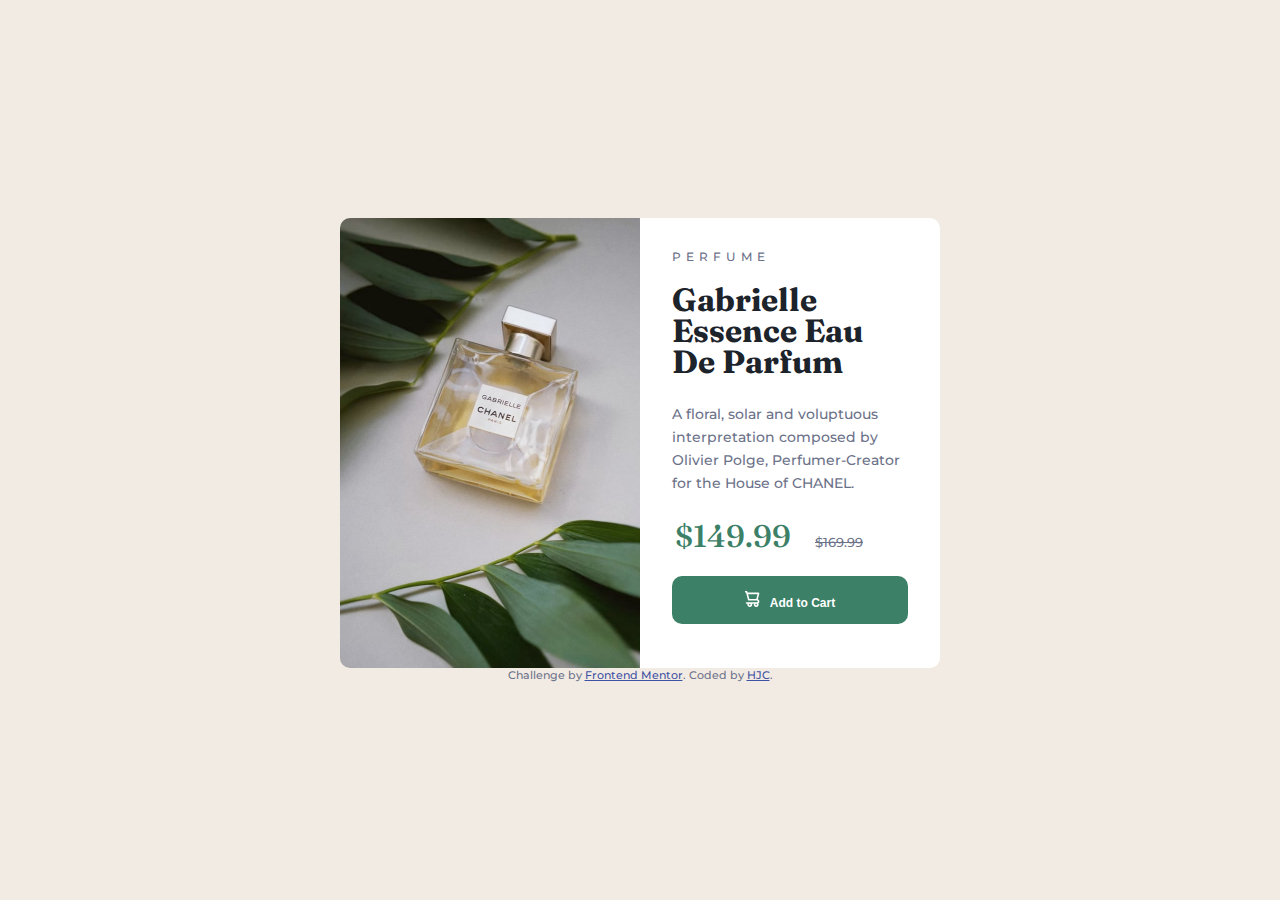
<file: index.html>
<!DOCTYPE html>
<html lang="en">

<head>
  <meta charset="UTF-8">
  <meta name="viewport" content="width=device-width, initial-scale=1.0">
  <!-- displays site properly based on user's device -->
  <link rel="icon" type="image/png" sizes="32x32" href="./images/favicon-32x32.png">
  <link href="https://cdn.jsdelivr.net/npm/bootstrap@5.2.3/dist/css/bootstrap.min.css" rel="stylesheet"
    integrity="sha384-rbsA2VBKQhggwzxH7pPCaAqO46MgnOM80zW1RWuH61DGLwZJEdK2Kadq2F9CUG65" crossorigin="anonymous">
  <link rel="preconnect" href="https://fonts.googleapis.com">
  <link rel="preconnect" href="https://fonts.gstatic.com" crossorigin>
  <link
    href="https://fonts.googleapis.com/css2?family=Fraunces:opsz,wght@9..144,700&family=Montserrat:wght@500;700&display=swap"
    rel="stylesheet">
  <link rel="stylesheet" href="css/style.css">
  <title>Frontend Mentor | Product preview card component</title>
</head>

<body>
  <main>
    <div class="product">
      <div class="product__description-box">
        <p class="product__sort">PERFUME</p>
        <h1 class="product__name">Gabrielle Essence Eau De Parfum</h1>
        <p class="product__description">A floral, solar and voluptuous interpretation composed by Olivier Polge,
          Perfumer-Creator for the House of CHANEL.</p>
        <p class="product__price"><span class="product__price-new">$149.99</span>
          <span class="product__price-old">$169.99</span>
        </p>
        <button class="product__cart-button" type="button"><img src="images/icon-cart.svg" alt="cart button"
            style="padding-right: 10px;">Add to Cart</button>
      </div>
    </div>
    <div class="attribution">
      Challenge by <a href="https://www.frontendmentor.io?ref=challenge" target="_blank">Frontend Mentor</a>.
      Coded by <a href="#">HJC</a>.
    </div>
  </main>
</body>

</html>
</file>
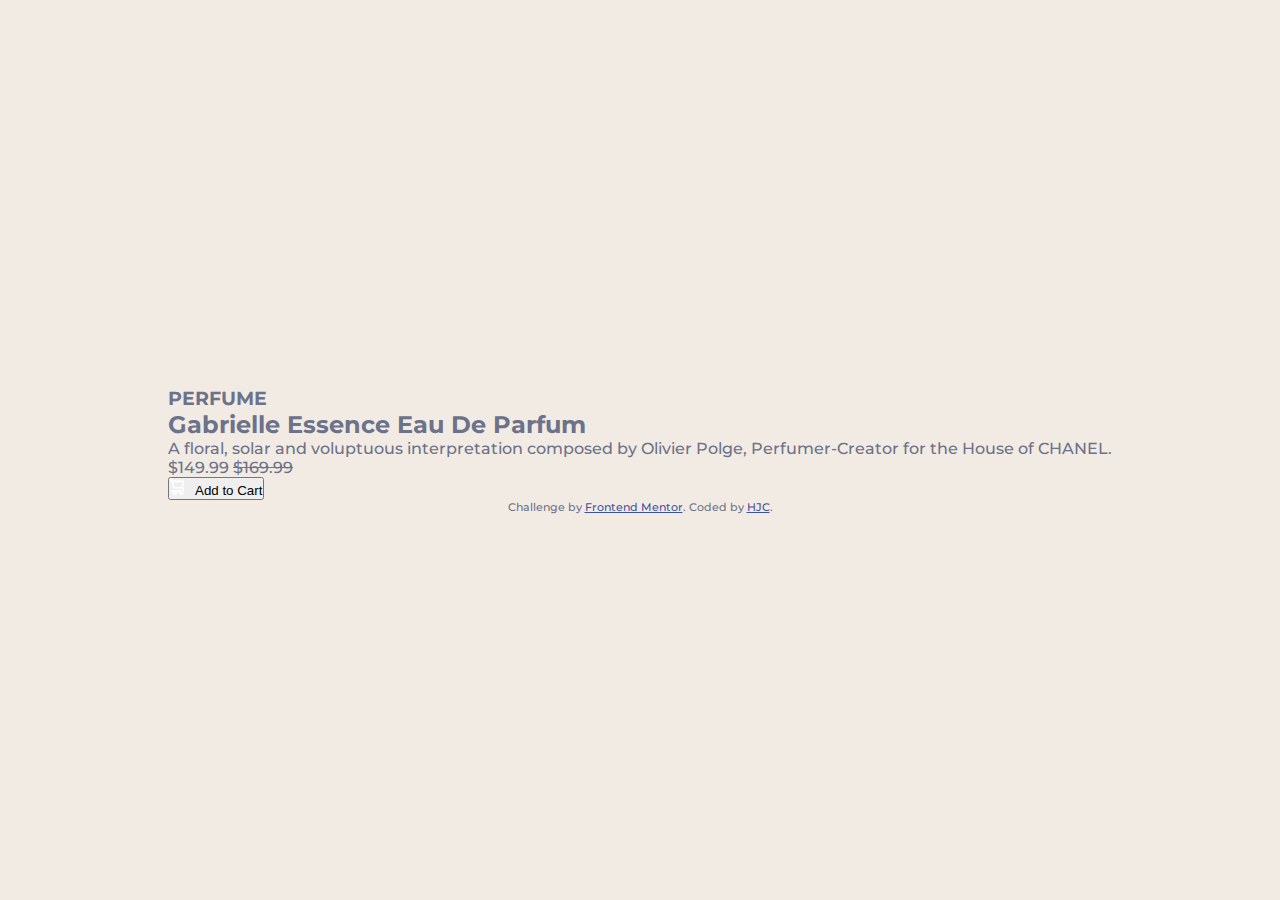
<file: index-old.html>
<!DOCTYPE html>
<html lang="en">

<head>
  <meta charset="UTF-8">
  <meta name="viewport" content="width=device-width, initial-scale=1.0">
  <!-- displays site properly based on user's device -->
  <link rel="icon" type="image/png" sizes="32x32" href="./images/favicon-32x32.png">
  <link href="https://cdn.jsdelivr.net/npm/bootstrap@5.2.3/dist/css/bootstrap.min.css" rel="stylesheet"
    integrity="sha384-rbsA2VBKQhggwzxH7pPCaAqO46MgnOM80zW1RWuH61DGLwZJEdK2Kadq2F9CUG65" crossorigin="anonymous">
  <link rel="preconnect" href="https://fonts.googleapis.com">
  <link rel="preconnect" href="https://fonts.gstatic.com" crossorigin>
  <link
    href="https://fonts.googleapis.com/css2?family=Fraunces:opsz,wght@9..144,700&family=Montserrat:wght@500;700&display=swap"
    rel="stylesheet">
  <link rel="stylesheet" href="css/style.css">
  <title>Frontend Mentor | Product preview card component</title>
</head>

<body>
  <main>
    <div class="container">
      <div class="row">
        <div class="col d-flex align-items-center justify-content-center ">
          <div>
            <article class="artparfum">
              <div class="artparfumtxt">
                <h3>PERFUME</h3>
                <h2>Gabrielle Essence Eau De Parfum</h2>
                <p>A floral, solar and voluptuous interpretation composed by Olivier Polge,
                  Perfumer-Creator for the House of CHANEL.</p>
                <p><span class="lowerpriceparfum">$149.99</span>
                  <span style="text-decoration:line-through;">$169.99</span>
                </p>
                <button class="buttonachat" type="button"><img src="images/icon-cart.svg" alt="cart button" style="padding-right: 10px;">Add to Cart</button>
              </div>
            </article>
            <div class="attribution">
              Challenge by <a href="https://www.frontendmentor.io?ref=challenge" target="_blank">Frontend Mentor</a>.
              Coded by <a href="#">HJC</a>.
            </div>
          </div>
        </div>
      </div>
    </div>
  </main>
</body>

</html>
</file>
<file: css/style.css>
/* GENERAL */

*,
p {
  margin: 0;
  padding: 0;
}

html,
body {
  height: 100%;
}

body {
  background-color: hsl(30, 38%, 92%);
  justify-content: center;
  align-items: center;
  display: flex;
}

main {
  font-family: 'Montserrat', sans-serif;
  font-weight: 500;
  color: hsl(228, 12%, 48%);
}

/* PRODUCT */

.product {
  border-radius: 0.625rem;
  background-color: hsl(0, 0%, 100%);
  background-repeat: no-repeat;
  height: 28.125rem;
  width: 37.5rem;
  background-size: 50% 100%;
  background-position: left;
  background-image: url(../images/image-product-desktop.jpg);
}

.product__description-box {
  margin-left: 50%;
  padding: 1.9375rem 2rem 0;
  text-align: left;
}

.product__cart-button {
  width: 100%;
  background-color: hsl(158, 36%, 37%);
  color: white;
  font-size: 0.75rem;
  font-weight: bold;
  border-style: none;
  border-radius: 0.625rem;
  height: 3rem;
}

.product__cart-button:active {
  background-color: #184131;
}

.product__name {
  font-family: 'Fraunces', serif;
  color: hsl(212, 21%, 14%);
  font-weight: 700;
  font-size: 2rem;
  line-height: 1.9375rem;
  margin-bottom: 1.625rem;
}

.product__sort {
  font-weight: 500;
  font-size: 0.75rem;
  letter-spacing: 0.3125rem;
  margin-bottom: 1.25rem;
}

.product__description {
  font-size: 0.875rem;
  line-height: 1.4375rem;
  margin-bottom: 1.375rem;
}

.product__price-new {
  color: hsl(158, 36%, 37%);
  font-family: 'Fraunces', serif;
  font-size: 1.9375rem;
  padding-right: 1.25rem;
  padding-left: 0.1875rem;
}

.product__price-old {
  text-decoration: line-through;
  font-size: small;
}

.product__price {
  margin-bottom: 1.3125rem;
  vertical-align: middle;
}

@media (max-width:23.4375rem) {
  .product {
    height: 38.1875rem;
    width: 21.4375rem;
    background-size: 21.4375rem 15rem;
    background-position: top;
    background-image: url(../images/image-product-mobile.jpg);
  }

  .product__description-box {
    width: 100%;
    height: 23.1875rem;
    padding: 16.5625rem 1.5rem 1.5rem;
    text-align: left;
    margin: 0;
  }

  .product__sort {
    margin-bottom: 0.625rem;
  }

  .product__name ,.product__description{
    margin-bottom: 1rem;
  }

  .product__price {
    margin-bottom: 0.8125rem;
  }
}

/* ATTRIBUTION */

.attribution {
  font-size: 0.6875rem;
  text-align: center;
}

.attribution a {
  color: hsl(228, 45%, 44%);
}
</file>
